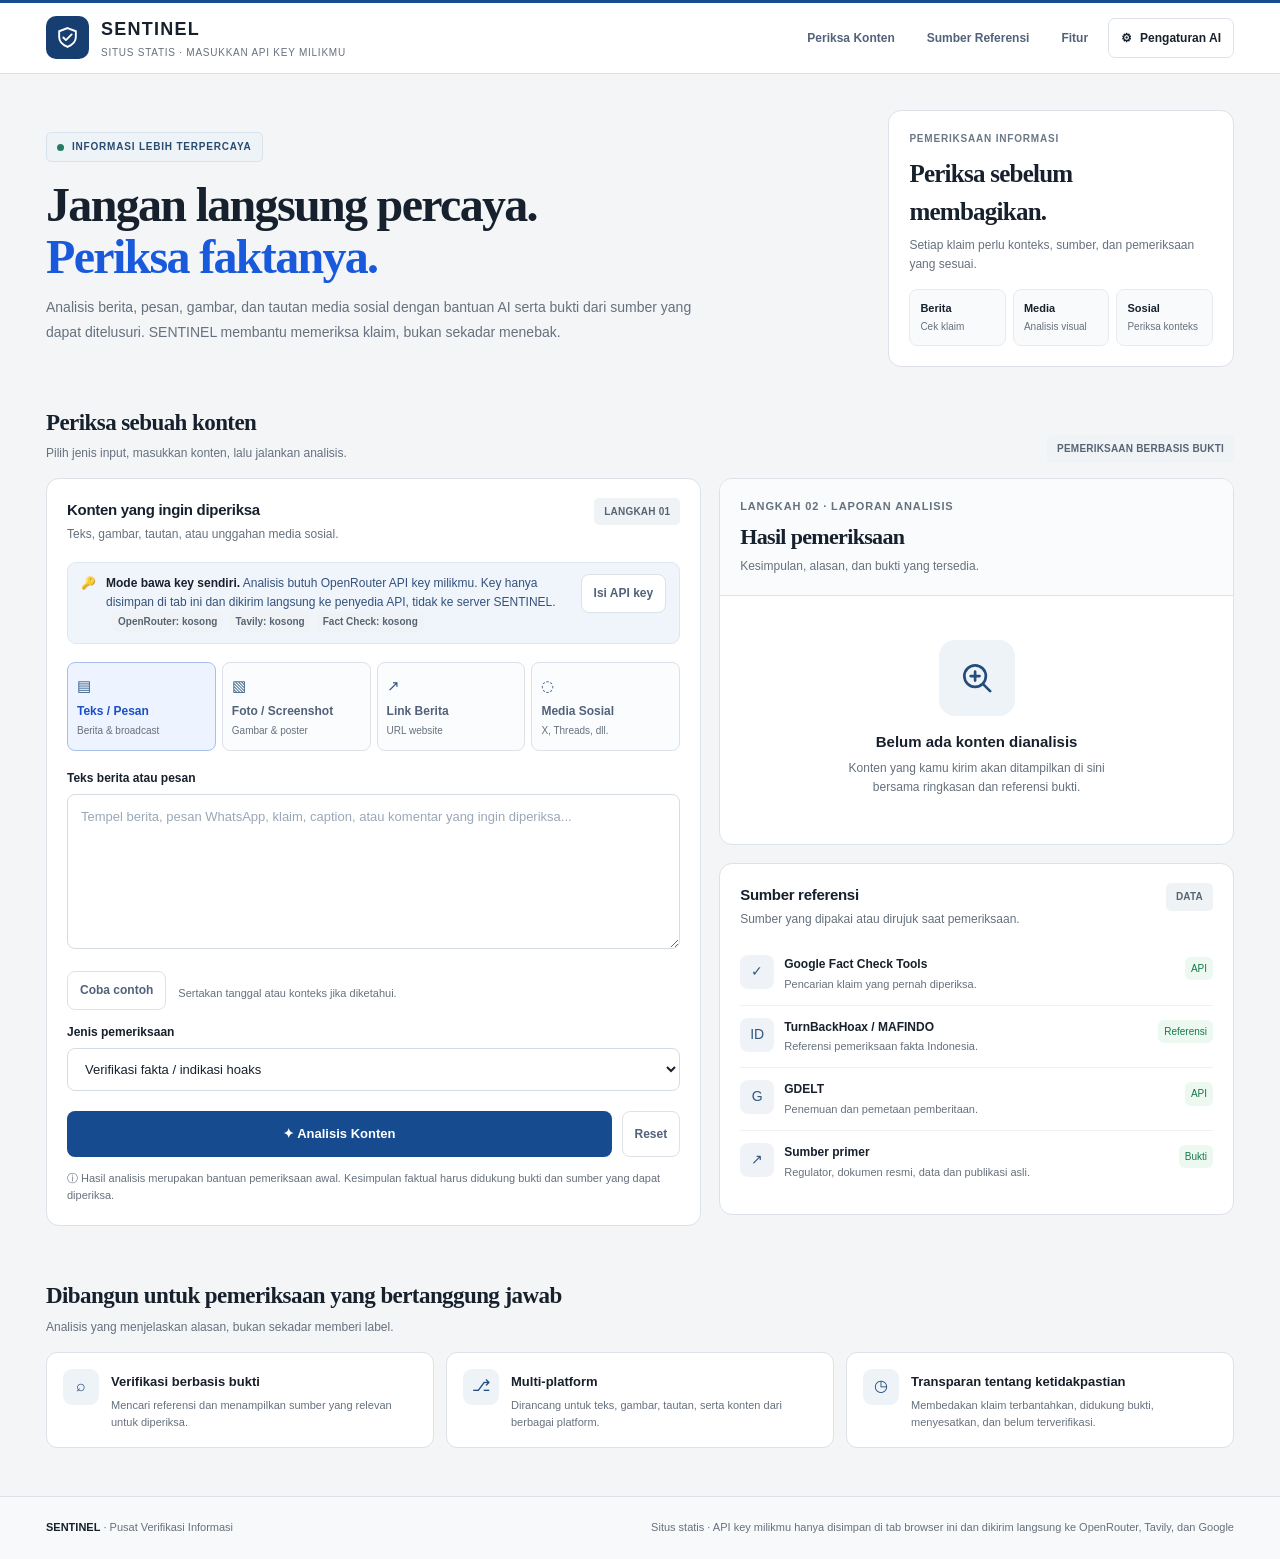
<file: index.html>
<!DOCTYPE html>
<html lang="id">
<head>
<meta charset="UTF-8">
<meta name="viewport" content="width=device-width, initial-scale=1.0">
<meta name="theme-color" content="#f6f9ff">
<meta http-equiv="Content-Security-Policy" content="default-src 'self'; script-src 'self'; style-src 'self' 'unsafe-inline'; img-src 'self' data: blob:; media-src 'self' blob:; connect-src https://openrouter.ai https://api.tavily.com https://factchecktools.googleapis.com; object-src 'none'; base-uri 'none'; form-action 'none'">
<meta name="referrer" content="strict-origin-when-cross-origin">
<meta name="description" content="SENTINEL membantu memeriksa berita, pesan, gambar, dan tautan dengan AI dan sumber yang dapat ditelusuri.">
<title>SENTINEL — Verifikasi Informasi</title>
<link rel="icon" href="assets/favicon.svg" type="image/svg+xml">
<link rel="stylesheet" href="assets/sentinel.css">
</head>
<body>
<div class="topline"></div>
<header>
  <div class="shell nav">
    <div class="brand">
      <div class="logo" aria-hidden="true">
        <svg width="25" height="25" viewBox="0 0 24 24" fill="none"><path d="M12 3 20 6v5.5c0 4.5-3.1 7.5-8 9.5-4.9-2-8-5-8-9.5V6l8-3Z" stroke="white" stroke-width="1.8"/><path d="m8 12 2.5 2.5L16 9" stroke="white" stroke-width="1.8" stroke-linecap="round" stroke-linejoin="round"/></svg>
      </div>
      <div><div class="brand-name">SENTINEL</div><div class="brand-sub" id="brandSub">RUANG VERIFIKASI INFORMASI</div></div>
    </div>
    <nav class="navlinks" aria-label="Navigasi utama">
      <a href="#checker">Periksa Konten</a><a href="#sources">Sumber Referensi</a><a href="#features">Fitur</a>
      <button class="settings-btn" id="openSettings"><span>⚙</span> Pengaturan AI</button>
    </nav>
  </div>
</header>

<main class="shell">
  <section class="hero">
    <div>
      <div class="eyebrow"><span class="pulse"></span> INFORMASI LEBIH TERPERCAYA</div>
      <h1>Jangan langsung percaya.<br><span style="color:var(--blue)">Periksa faktanya.</span></h1>
      <p>Analisis berita, pesan, gambar, dan tautan media sosial dengan bantuan AI serta bukti dari sumber yang dapat ditelusuri. SENTINEL membantu memeriksa klaim, bukan sekadar menebak.</p>
    </div>
    <aside class="hero-card">
      <div class="hero-card-title">Pemeriksaan informasi</div>
      <div class="hero-stat">Periksa sebelum membagikan.</div>
      <div class="hero-small">Setiap klaim perlu konteks, sumber, dan pemeriksaan yang sesuai.</div>
      <div class="mini-grid">
        <div class="mini"><b>Berita</b><span>Cek klaim</span></div>
        <div class="mini"><b>Media</b><span>Analisis visual</span></div>
        <div class="mini"><b>Sosial</b><span>Periksa konteks</span></div>
      </div>
    </aside>
  </section>

  <div class="section-head" id="checker">
    <div><h2>Periksa sebuah konten</h2><p>Pilih jenis input, masukkan konten, lalu jalankan analisis.</p></div>
    <span class="pill">PEMERIKSAAN BERBASIS BUKTI</span>
  </div>

  <section class="workspace">
    <div class="card">
      <div class="card-head">
        <div><h3>Konten yang ingin diperiksa</h3><p>Teks, gambar, tautan, atau unggahan media sosial.</p></div>
        <span class="pill">LANGKAH 01</span>
      </div>
      <div class="card-body">
        <div class="byok-banner" id="byokBanner"><span>🔑</span><div><b>Mode bawa key sendiri.</b> Analisis butuh OpenRouter API key milikmu. Key hanya disimpan di tab ini dan dikirim langsung ke penyedia API, tidak ke server SENTINEL. <span id="keyStatus"></span></div><button class="secondary" type="button" id="bannerSettings">Isi API key</button></div>
        <div class="tabs" role="tablist" aria-label="Jenis konten">
          <button class="tab active" data-panel="text" role="tab" aria-selected="true"><span class="tab-icon">▤</span><strong>Teks / Pesan</strong><small>Berita & broadcast</small></button>
          <button class="tab" data-panel="image" role="tab" aria-selected="false"><span class="tab-icon">▧</span><strong>Foto / Screenshot</strong><small>Gambar & poster</small></button>
          <button class="tab" data-panel="url" role="tab" aria-selected="false"><span class="tab-icon">↗</span><strong>Link Berita</strong><small>URL website</small></button>
          <button class="tab" data-panel="social" role="tab" aria-selected="false"><span class="tab-icon">◌</span><strong>Media Sosial</strong><small>X, Threads, dll.</small></button>
        </div>

        <div class="panel active" id="panel-text">
          <label class="label" for="textInput">Teks berita atau pesan</label>
          <textarea id="textInput" placeholder="Tempel berita, pesan WhatsApp, klaim, caption, atau komentar yang ingin diperiksa..."></textarea>
          <div class="options-row"><button class="secondary" id="sampleText">Coba contoh</button><span class="field-note">Sertakan tanggal atau konteks jika diketahui.</span></div>
        </div>

        <div class="panel" id="panel-image">
          <label class="label">Ambil foto langsung atau unggah gambar</label>
          <div class="options-row" style="margin:0 0 12px">
            <button class="primary" type="button" id="startCamera">▣ Buka Kamera</button>
            <button class="secondary" type="button" id="switchCamera" disabled>⇄ Ganti Kamera</button>
            <button class="secondary" type="button" id="stopCamera" disabled>Hentikan</button>
          </div>
          <div class="camera-box" id="cameraBox">
            <div class="camera-stage">
              <video id="cameraVideo" autoplay playsinline muted aria-label="Pratinjau kamera langsung"></video>
              <div class="camera-placeholder" id="cameraPlaceholder">Pratinjau kamera akan muncul di sini.</div>
            </div>
            <div class="camera-controls">
              <select id="cameraFacing" aria-label="Pilih kamera">
                <option value="environment">Kamera belakang</option>
                <option value="user">Kamera depan</option>
              </select>
              <button class="primary" type="button" id="capturePhoto" disabled>● Ambil Foto</button>
            </div>
          </div>
          <div class="camera-hint">Kamera hanya aktif setelah kamu menekan “Buka Kamera” dan memberikan izin browser. Pilihan depan/belakang bergantung pada perangkat.</div>
          <label class="label" style="margin-top:18px">Atau pilih gambar dari perangkat</label>
          <label class="upload" for="imageInput">
            <div class="upicon">📤</div><b>Pilih gambar atau tarik ke sini</b><p>PNG, JPG, WEBP · Screenshot, poster, meme, atau foto berita</p>
            <div id="fileName"></div><img id="preview" class="file-preview" alt="Pratinjau gambar">
          </label>
          <input id="imageInput" type="file" accept="image/png,image/jpeg,image/webp" hidden>
          <label class="label" for="imageContext">Konteks tambahan (opsional)</label>
          <textarea id="imageContext" style="min-height:85px" placeholder="Di mana gambar ini ditemukan? Ada klaim atau tanggal tertentu?"></textarea>
          <div class="field-note">Foto dikirim langsung dari browser ke OpenRouter untuk dianalisis oleh model vision yang dipilih. Tidak semua model mendukung gambar. Format PNG, JPG, atau WEBP, maks. 8 MB.</div>
        </div>

        <div class="panel" id="panel-url">
          <label class="label" for="urlInput">URL artikel atau halaman web</label>
          <input id="urlInput" type="url" placeholder="https://contoh.com/berita/...">
          <label class="label" for="urlContext">Apa yang ingin diperiksa? (opsional)</label>
          <textarea id="urlContext" style="min-height:90px" placeholder="Contoh: periksa klaim angka, tanggal, kutipan, atau kesesuaian judul dengan isi."></textarea>
          <div class="field-note">Isi artikel diambil lewat Tavily Extract (butuh Tavily API key). Jika gagal atau key tidak diisi, tempel teks artikelnya di tab Teks / Pesan.</div>
        </div>

        <div class="panel" id="panel-social">
          <label class="label" for="platform">Platform asal</label>
          <select id="platform">
            <option value="X / Twitter">X / Twitter</option><option value="Threads">Threads</option><option value="TikTok">TikTok</option><option value="Instagram">Instagram</option><option value="Facebook">Facebook</option><option value="YouTube">YouTube</option><option value="Reddit">Reddit</option><option value="Telegram">Telegram</option><option value="WhatsApp">WhatsApp</option><option value="Platform lain">Platform lain</option>
          </select>
          <label class="label" for="socialUrl">Tautan posting (opsional)</label>
          <input id="socialUrl" type="url" placeholder="https://...">
          <label class="label" for="socialText">Caption, teks posting, atau transkrip</label>
          <textarea id="socialText" placeholder="Tempel isi posting, komentar, caption, atau transkrip video di sini..."></textarea>
          <div class="field-note">SENTINEL tidak otomatis memperoleh akses ke semua konten platform. API dan izin platform tetap berlaku.</div>
        </div>

        <label class="label" for="analysisType">Jenis pemeriksaan</label>
        <select id="analysisType">
          <option value="fact">Verifikasi fakta / indikasi hoaks</option>
          <option value="misleading">Kesesuaian konteks dan informasi menyesatkan</option>
          <option value="hate">Ujaran kebencian dan konten berbahaya</option>
          <option value="media">Indikasi manipulasi gambar / media</option>
          <option value="all">Pemeriksaan menyeluruh</option>
        </select>
        <div class="run-row">
          <button class="primary" id="analyzeBtn">✦ Analisis Konten</button>
          <button class="secondary" id="clearBtn">Reset</button>
        </div>
        <div class="status-note">ⓘ Hasil analisis merupakan bantuan pemeriksaan awal. Kesimpulan faktual harus didukung bukti dan sumber yang dapat diperiksa.</div>
      </div>
    </div>

    <aside class="side-stack">
      <div class="card result-card" aria-live="polite">
        <div class="result-top">
          <div class="result-label">LANGKAH 02 · LAPORAN ANALISIS</div>
          <div class="result-title">Hasil pemeriksaan</div>
          <div class="result-sub">Kesimpulan, alasan, dan bukti yang tersedia.</div>
        </div>
        <div class="result-body">
          <div class="empty-state" id="emptyState">
            <div class="empty-illustration">
              <svg width="38" height="38" viewBox="0 0 24 24" fill="none"><circle cx="10.8" cy="10.8" r="6.8" stroke="currentColor" stroke-width="1.7"/><path d="m16 16 4.3 4.3M8 10.8h5.6M10.8 8v5.6" stroke="currentColor" stroke-width="1.7" stroke-linecap="round"/></svg>
            </div>
            <h4>Belum ada konten dianalisis</h4><p>Konten yang kamu kirim akan ditampilkan di sini bersama ringkasan dan referensi bukti.</p>
          </div>
          <div class="result-content" id="resultContent">
            <span class="verdict unknown" id="verdict">◷ Belum terverifikasi</span>
            <p class="result-summary" id="summary"></p>
            <div class="result-section"><h4>Indikator yang ditemukan</h4><div id="indicators"></div></div>
            <div class="result-section"><h4>Sumber dan bukti</h4><div id="evidence"></div></div>
            <div class="confidence"><span>Status pemeriksaan</span><strong id="confidence">Demo / belum diverifikasi</strong></div>
            <div class="notice">Jangan menyimpulkan sebuah klaim benar atau salah hanya dari jumlah unggahan. Periksa bukti primer, konteks, dan tanggal sumber.</div>
          </div>
        </div>
      </div>

      <div class="card sources-card" id="sources">
        <div class="card-head"><div><h3>Sumber referensi</h3><p>Sumber yang dipakai atau dirujuk saat pemeriksaan.</p></div><span class="pill">DATA</span></div>
        <div class="card-body">
          <div class="source-row"><div class="source-icon">✓</div><div><b>Google Fact Check Tools</b><span>Pencarian klaim yang pernah diperiksa.</span></div><span class="source-status">API</span></div>
          <div class="source-row"><div class="source-icon">ID</div><div><b>TurnBackHoax / MAFINDO</b><span>Referensi pemeriksaan fakta Indonesia.</span></div><span class="source-status">Referensi</span></div>
          <div class="source-row"><div class="source-icon">G</div><div><b>GDELT</b><span>Penemuan dan pemetaan pemberitaan.</span></div><span class="source-status">API</span></div>
          <div class="source-row"><div class="source-icon">↗</div><div><b>Sumber primer</b><span>Regulator, dokumen resmi, data dan publikasi asli.</span></div><span class="source-status">Bukti</span></div>
        </div>
      </div>
    </aside>
  </section>

  <div class="section-head" id="features"><div><h2>Dibangun untuk pemeriksaan yang bertanggung jawab</h2><p>Analisis yang menjelaskan alasan, bukan sekadar memberi label.</p></div></div>
  <section class="feature-grid">
    <div class="feature"><div class="feature-icon">⌕</div><div><b>Verifikasi berbasis bukti</b><p>Mencari referensi dan menampilkan sumber yang relevan untuk diperiksa.</p></div></div>
    <div class="feature"><div class="feature-icon">⎇</div><div><b>Multi-platform</b><p>Dirancang untuk teks, gambar, tautan, serta konten dari berbagai platform.</p></div></div>
    <div class="feature"><div class="feature-icon">◷</div><div><b>Transparan tentang ketidakpastian</b><p>Membedakan klaim terbantahkan, didukung bukti, menyesatkan, dan belum terverifikasi.</p></div></div>
  </section>
</main>

<footer><div class="shell footer-inner"><div><b style="color:var(--ink)">SENTINEL</b> · Pusat Verifikasi Informasi</div><div>Situs statis · API key milikmu hanya disimpan di tab browser ini dan dikirim langsung ke OpenRouter, Tavily, dan Google</div></div></footer>

<div class="modal-backdrop" id="settingsModal" role="dialog" aria-modal="true" aria-labelledby="settingsTitle">
  <div class="modal">
    <div class="modal-head"><div><h3 id="settingsTitle">Pengaturan AI</h3><div class="field-note">Atur penyedia LLM dan strategi pencarian bukti.</div></div><button class="close" id="closeSettings" aria-label="Tutup">×</button></div>
    <div class="modal-body">
      <div class="form-grid">
        <div class="span2"><label class="label" for="provider">Penyedia LLM</label><select id="provider"><option value="openrouter">OpenRouter</option></select></div>
        <div class="span2"><label class="label" for="apiKey">OpenRouter API Key</label><input type="password" id="apiKey" placeholder="sk-or-v1-..."><div class="field-note">Wajib. Gunakan key milikmu sendiri. Key hanya dikirim langsung ke openrouter.ai.</div></div>
        <div class="span2"><label class="label" for="model">Model LLM</label><div style="display:flex;gap:8px;align-items:center"><select id="model" style="flex:1">
          <option value="openai/gpt-4.1-mini">OpenAI GPT-4.1 Mini</option>
          <option value="anthropic/claude-sonnet-4.5">Anthropic Claude Sonnet 4.5</option>
          <option value="google/gemini-2.5-flash">Google Gemini 2.5 Flash</option>
          <option value="meta-llama/llama-4-scout">Meta Llama 4 Scout</option>
          <option value="custom">Model lain (isi ID model)</option>
        </select><button type="button" class="secondary" id="refreshModels" style="white-space:nowrap">Muat model</button></div><div class="field-note">Daftar dapat diperbarui dari katalog model OpenRouter.</div></div>
        <div class="span2" id="customModelWrap" style="display:none"><label class="label" for="customModel">ID model OpenRouter</label><input type="text" id="customModel" placeholder="provider/nama-model"></div>
        <div class="span2"><label class="label" for="tavilyKey">Tavily Search API Key (opsional)</label><input type="password" id="tavilyKey" placeholder="tvly-..."><div class="field-note">Dipakai untuk mencari sumber pembanding dan mengambil isi artikel dari URL. Hanya dikirim ke api.tavily.com.</div></div>
        <div class="span2"><label class="label" for="factCheckKey">Google Fact Check API Key (opsional)</label><input type="password" id="factCheckKey" placeholder="Masukkan Google API key"><div class="field-note">Dipakai untuk mencari klaim yang pernah diperiksa. Aktifkan Fact Check Tools API di Google Cloud. Hanya dikirim ke factchecktools.googleapis.com.</div></div>
        <div class="span2"><label class="label" for="searchMode">Strategi pencarian bukti</label><select id="searchMode"><option value="hybrid">Hybrid: web search + database referensi</option><option value="web">Web search saja (Tavily)</option><option value="database">Database fact-check saja (Google)</option></select></div>
        <div><label class="label" for="modelMode">Pemilihan model</label><select id="modelMode"><option value="manual">Manual · gunakan model terpilih</option><option value="auto" disabled>Otomatis · belum tersedia</option></select></div>
        <div><label class="label" for="temperature">Kreativitas model</label><select id="temperature"><option value="0.1">Rendah · 0.1</option><option value="0.3" selected>Seimbang · 0.3</option><option value="0.7">Tinggi · 0.7</option></select></div>
      </div>
      <div class="helper"><b>Bawa key sendiri (BYOK):</b> SENTINEL adalah situs statis tanpa server. Browser kamu memanggil OpenRouter, Tavily, dan Google Fact Check secara langsung, dan biaya pemakaian API ditanggung akun milikmu. Key disimpan di <b>sessionStorage</b> tab ini saja: hilang saat tab ditutup, tidak pernah dikirim ke tempat lain, dan bisa dihapus kapan saja dengan tombol di bawah.</div>
      <div class="run-row"><button class="primary" id="saveSettings">Simpan pengaturan</button><button class="secondary" id="clearKeys">Hapus key dari browser</button><button class="secondary" id="cancelSettings">Batal</button></div>
    </div>
  </div>
</div>
<div class="toast" id="toast" role="status"></div>
<script src="assets/sentinel.js"></script>
</body>
</html>
</file>
<file: assets/sentinel.css>
:root{
  --bg:#f5f8fc;--surface:#fff;--surface2:#f8fbff;--ink:#17243b;--muted:#65748b;
  --line:#e1e8f2;--blue:#245de8;--blue2:#eaf1ff;--teal:#087f8c;--teal-bg:#e6f8f7;
  --red:#c2414b;--red-bg:#fff0f0;--amber:#946200;--amber-bg:#fff7df;--green:#16794a;--green-bg:#e8f8ef;
  --shadow:0 8px 30px rgba(25,52,95,.06);--radius:18px;
}
*{box-sizing:border-box}
body{margin:0;background:var(--bg);color:var(--ink);font-family:Inter,ui-sans-serif,system-ui,-apple-system,"Segoe UI",sans-serif;line-height:1.5}
button,input,textarea,select{font:inherit}
button{cursor:pointer}
a{color:var(--blue);text-decoration:none}
.topline{height:5px;background:linear-gradient(90deg,#245de8 0%,#2bb7b0 58%,#f5b942 100%)}
.shell{max-width:1240px;margin:auto;padding:0 26px}
header{background:rgba(255,255,255,.92);border-bottom:1px solid var(--line);position:sticky;top:0;z-index:20;backdrop-filter:blur(14px)}
.nav{height:76px;display:flex;align-items:center;justify-content:space-between;gap:22px}
.brand{display:flex;align-items:center;gap:12px;min-width:220px}
.logo{width:43px;height:43px;border-radius:13px;background:linear-gradient(145deg,#245de8,#148caa);display:grid;place-items:center;color:#fff;box-shadow:0 6px 14px #245de82b}
.brand-name{font-size:20px;font-weight:850;letter-spacing:.09em}
.brand-sub{font-size:11px;color:var(--muted);margin-top:1px}
.navlinks{display:flex;align-items:center;gap:8px}
.navlinks a,.navlinks button{border:0;background:transparent;color:#52627a;padding:10px 12px;border-radius:10px;font-size:13px;font-weight:650}
.navlinks a:hover,.navlinks button:hover{background:#f1f5fb;color:var(--blue)}
.settings-btn{display:flex;align-items:center;gap:8px;border:1px solid var(--line)!important;background:#fff!important;color:var(--ink)!important}
.hero{padding:43px 0 28px;display:grid;grid-template-columns:1.3fr .7fr;gap:28px;align-items:center}
.eyebrow{display:inline-flex;gap:8px;align-items:center;background:#e9f7f6;color:#087f8c;border:1px solid #c9eeea;padding:6px 10px;border-radius:999px;font-size:11px;font-weight:800;letter-spacing:.06em;text-transform:uppercase}
.pulse{width:7px;height:7px;background:#16a085;border-radius:50%}
h1{font-size:clamp(32px,4vw,48px);letter-spacing:-.045em;line-height:1.08;margin:17px 0 13px;max-width:690px}
.hero p{color:var(--muted);font-size:15px;max-width:690px;margin:0}
.hero-card{background:linear-gradient(145deg,#fff,#edf4ff);border:1px solid #dce7fb;border-radius:22px;padding:22px;box-shadow:var(--shadow);position:relative;overflow:hidden}
.hero-card:after{content:"";position:absolute;width:160px;height:160px;border-radius:50%;background:#dceaff;right:-65px;top:-75px}
.hero-card>*{position:relative;z-index:1}
.hero-card-title{font-size:12px;text-transform:uppercase;letter-spacing:.08em;font-weight:800;color:#63758f}
.hero-stat{font-size:26px;font-weight:850;letter-spacing:-.03em;margin:8px 0 4px}
.hero-small{font-size:12px;color:var(--muted)}
.mini-grid{display:grid;grid-template-columns:repeat(3,1fr);gap:8px;margin-top:19px}
.mini{background:#fff;border:1px solid #e1e9f6;border-radius:12px;padding:11px 9px}
.mini b{display:block;font-size:12px}.mini span{display:block;color:var(--muted);font-size:10px;margin-top:2px}
.section-head{display:flex;align-items:end;justify-content:space-between;gap:15px;margin:10px 0 16px}
.section-head h2{margin:0;font-size:21px;letter-spacing:-.025em}
.section-head p{margin:4px 0 0;color:var(--muted);font-size:13px}
.pill{font-size:11px;border-radius:999px;background:#edf2fa;color:#566680;padding:6px 10px;font-weight:700;white-space:nowrap}
.workspace{display:grid;grid-template-columns:minmax(0,1.15fr) minmax(330px,.85fr);gap:20px;align-items:start;padding-bottom:44px}
.card{background:var(--surface);border:1px solid var(--line);border-radius:var(--radius);box-shadow:var(--shadow)}
.card-head{padding:21px 22px 0;display:flex;justify-content:space-between;align-items:flex-start;gap:12px}
.card-head h3{margin:0;font-size:16px;letter-spacing:-.02em}
.card-head p{margin:4px 0 0;color:var(--muted);font-size:12px}
.card-body{padding:20px 22px 22px}
.tabs{display:grid;grid-template-columns:repeat(4,1fr);gap:7px;margin-bottom:18px}
.tab{border:1px solid var(--line);background:#fff;border-radius:12px;padding:12px 8px;text-align:left;color:#52627a;transition:.15s}
.tab .tab-icon{display:block;font-size:19px;margin-bottom:6px}
.tab strong{display:block;font-size:12px;color:inherit}
.tab small{display:block;font-size:10px;color:var(--muted);margin-top:2px}
.tab.active{background:var(--blue2);border-color:#a9c2ff;color:#1c4fc7;box-shadow:inset 0 0 0 1px #d4e1ff}
.panel{display:none}.panel.active{display:block}
.label{display:block;font-size:12px;font-weight:750;margin:13px 0 7px}
textarea,input[type=text],input[type=password],input[type=url],select{width:100%;border:1px solid #d9e2ee;background:#fbfdff;border-radius:11px;padding:12px 13px;color:var(--ink);outline:none;transition:.15s}
textarea{min-height:145px;resize:vertical}
textarea:focus,input:focus,select:focus{border-color:#7da3ff;box-shadow:0 0 0 3px #245de815}
textarea::placeholder,input::placeholder{color:#9aa7b9}
.field-note{font-size:11px;color:var(--muted);margin-top:6px}
.upload{display:block;width:100%;box-sizing:border-box;border:1.5px dashed #b8c8df;background:#f9fbff;border-radius:13px;padding:23px 15px;text-align:center;cursor:pointer}
.upload:hover,.upload.dragover{border-color:var(--blue);background:#f2f6ff}
.upload .upicon{font-size:25px}.upload p{margin:6px 0 0;font-size:12px;color:var(--muted)}
#fileName{font-weight:750;color:var(--blue);font-size:12px}
.file-preview{display:none;max-width:100%;max-height:220px;margin:14px auto 0;border-radius:10px}
.options-row{display:flex;gap:12px;align-items:center;flex-wrap:wrap;margin-top:14px}
.checkline{display:flex;align-items:center;gap:8px;color:var(--muted);font-size:12px}
.checkline input{accent-color:var(--blue)}
.primary{border:0;background:linear-gradient(100deg,#245de8,#267fce);color:white;border-radius:11px;padding:13px 17px;font-weight:800;font-size:13px;box-shadow:0 6px 14px #245de826}
.primary:hover{filter:brightness(1.05);transform:translateY(-1px)}
.primary:disabled{opacity:.6;cursor:wait;transform:none}
.secondary{border:1px solid var(--line);background:white;border-radius:10px;padding:9px 12px;color:#52627a;font-size:12px;font-weight:700}
.run-row{display:flex;gap:10px;margin-top:20px}.run-row .primary{flex:1}
.status-note{margin-top:13px;font-size:11px;color:var(--muted);display:flex;gap:7px;align-items:flex-start}
.status-note svg{flex-shrink:0;margin-top:2px}
.result-card{position:sticky;top:98px;overflow:hidden}
.result-top{padding:21px 22px;border-bottom:1px solid var(--line);background:linear-gradient(110deg,#fff,#f6f9ff)}
.result-label{font-size:11px;text-transform:uppercase;letter-spacing:.08em;color:var(--muted);font-weight:800}
.result-title{font-size:20px;letter-spacing:-.03em;margin:5px 0 3px;font-weight:850}
.result-sub{font-size:12px;color:var(--muted)}
.result-body{padding:20px 22px}
.empty-state{text-align:center;padding:26px 8px 30px}
.empty-illustration{width:76px;height:76px;border-radius:24px;background:#edf3ff;color:#245de8;display:grid;place-items:center;margin:0 auto 14px}
.empty-state h4{margin:0 0 6px;font-size:15px}.empty-state p{font-size:12px;color:var(--muted);margin:0 auto;max-width:280px}
.result-content{display:none}
.verdict{display:inline-flex;align-items:center;gap:7px;padding:7px 10px;border-radius:9px;font-size:12px;font-weight:850}
.verdict.unknown{background:var(--amber-bg);color:var(--amber)}
.verdict.supported{background:var(--green-bg);color:var(--green)}
.verdict.refuted{background:var(--red-bg);color:var(--red)}
.verdict.misleading{background:#fff0e6;color:#a94d0b}
.result-summary{font-size:13px;margin:13px 0;color:#40516a}
.result-section{border-top:1px solid var(--line);padding:15px 0 0;margin-top:15px}
.result-section h4{margin:0 0 9px;font-size:12px}
.evidence-item{border:1px solid var(--line);border-radius:11px;padding:11px;margin:8px 0}
.evidence-item b{font-size:12px;display:block}.evidence-item p{font-size:11px;color:var(--muted);margin:4px 0 0}
.confidence{display:flex;align-items:center;justify-content:space-between;font-size:11px;color:var(--muted);margin-top:14px}
.confidence strong{color:var(--ink)}
.notice{padding:11px 12px;border-radius:10px;background:#fff8e7;color:#785500;font-size:11px;line-height:1.55;margin-top:15px}
.side-stack{display:grid;gap:18px}
.sources-card .card-body{padding-top:14px}
.source-row{display:flex;gap:10px;align-items:flex-start;padding:11px 0;border-bottom:1px solid #edf1f6}
.source-row:last-child{border-bottom:0}
.source-icon{width:34px;height:34px;flex-shrink:0;border-radius:10px;background:#eff4ff;display:grid;place-items:center;color:#315ed0;font-size:14px}
.source-row b{font-size:12px;display:block}.source-row span{font-size:11px;color:var(--muted);display:block;margin-top:2px}
.source-status{margin-left:auto;font-size:10px!important;background:#edf8f1;color:#16794a!important;padding:4px 6px;border-radius:6px;white-space:nowrap}
.feature-grid{display:grid;grid-template-columns:repeat(3,1fr);gap:14px;padding-bottom:48px}
.feature{background:#fff;border:1px solid var(--line);border-radius:15px;padding:17px;display:flex;gap:12px;align-items:flex-start}
.feature-icon{width:36px;height:36px;border-radius:11px;background:#eff4ff;color:#245de8;display:grid;place-items:center;flex-shrink:0}
.feature b{font-size:13px}.feature p{font-size:11px;color:var(--muted);margin:4px 0 0}
footer{background:#fff;border-top:1px solid var(--line);padding:22px 0;color:var(--muted);font-size:11px}
.footer-inner{display:flex;justify-content:space-between;gap:16px;flex-wrap:wrap}
.modal-backdrop{position:fixed;inset:0;background:#13233b75;z-index:100;display:none;align-items:center;justify-content:center;padding:20px}
.modal-backdrop.show{display:flex}
.modal{background:#fff;border-radius:20px;width:min(600px,100%);max-height:90vh;overflow:auto;box-shadow:0 24px 80px #0d234333}
.modal-head{padding:21px 23px;border-bottom:1px solid var(--line);display:flex;align-items:center;justify-content:space-between}
.modal-head h3{margin:0;font-size:18px}.close{border:0;background:#f1f4f9;width:34px;height:34px;border-radius:10px;font-size:18px}
.modal-body{padding:22px}.form-grid{display:grid;grid-template-columns:1fr 1fr;gap:15px}.span2{grid-column:1/-1}
.helper{background:#eef5ff;border:1px solid #d7e6ff;color:#34517d;padding:12px;border-radius:11px;font-size:11px;line-height:1.6;margin:15px 0}
.toast{position:fixed;bottom:22px;right:22px;background:#152641;color:#fff;padding:12px 16px;border-radius:12px;box-shadow:var(--shadow);font-size:12px;display:none;z-index:150;max-width:340px}
.toast.show{display:block}

.camera-box{display:none;margin-top:14px;border:1px solid #d9e2ee;border-radius:14px;overflow:hidden;background:#101827}
.camera-box.open{display:block}
.camera-stage{position:relative;background:#101827;min-height:180px;display:grid;place-items:center}
.camera-stage video{display:block;width:100%;max-height:390px;object-fit:contain;background:#101827}
.camera-stage .camera-placeholder{color:#d6dfec;font-size:12px;padding:24px;text-align:center}
.camera-controls{display:flex;gap:8px;flex-wrap:wrap;padding:11px;background:#fff;border-top:1px solid var(--line)}
.camera-controls select{flex:1;min-width:145px;padding:9px}
.camera-controls button{flex:0 0 auto}
.camera-hint{font-size:11px;color:var(--muted);margin-top:7px;line-height:1.5}

@media(max-width:900px){.hero{grid-template-columns:1fr}.hero-card{max-width:520px}.workspace{grid-template-columns:1fr}.result-card{position:static}.feature-grid{grid-template-columns:1fr}.navlinks a{display:none}}
@media(max-width:580px){.shell{padding:0 15px}.nav{height:66px}.brand{min-width:0}.brand-name{font-size:17px}.brand-sub{display:none}.settings-btn span{display:none}.hero{padding-top:30px}.hero-card{padding:17px}.mini-grid{grid-template-columns:repeat(3,1fr)}.tabs{grid-template-columns:repeat(2,1fr)}.card-head,.card-body,.result-top,.result-body{padding-left:16px;padding-right:16px}.form-grid{grid-template-columns:1fr}.span2{grid-column:auto}.section-head{align-items:flex-start;flex-direction:column}}

/* Editorial refinement: quieter hierarchy, restrained color, and more deliberate spacing */
:root{
 --bg:#f3f5f7;--surface:#fff;--surface2:#f8f9fb;--ink:#17212d;--muted:#66717e;
 --line:#dce2e8;--blue:#185adb;--blue2:#edf3ff;--teal:#087f78;
 --red:#b93838;--amber:#875b08;--green:#176b45;--shadow:0 2px 9px rgba(22,36,54,.035);--radius:13px;
}
body{font-family:Inter,"Segoe UI",Arial,sans-serif;line-height:1.55}
.topline{height:3px;background:#1b4c91}
header{background:rgba(255,255,255,.97);backdrop-filter:blur(8px)}
.nav{height:70px}
.logo{border-radius:10px;background:#173e70;box-shadow:none}
.brand-name{letter-spacing:.07em;font-size:18px}
.brand-sub{letter-spacing:.075em;font-size:10px}
.navlinks a,.navlinks button{font-size:12px;border-radius:7px}
.hero{padding:36px 0 30px;grid-template-columns:minmax(0,1.4fr) minmax(280px,.6fr);gap:36px}
.eyebrow{background:#eef3f8;color:#294b70;border:1px solid #d9e3ee;border-radius:5px;letter-spacing:.08em;font-size:10px}
.pulse{background:#267c61}
h1{font-family:Georgia,"Times New Roman",serif;font-size:clamp(34px,4.1vw,48px);font-weight:700;letter-spacing:-.035em;line-height:1.08}
.hero p{font-size:14px;line-height:1.75;max-width:650px}
.hero-card{border-radius:13px;background:#fff;border:1px solid var(--line);box-shadow:none;padding:20px}
.hero-card:after{display:none}
.hero-card-title{color:#6a7786;font-size:10px}
.hero-stat{font-family:Georgia,"Times New Roman",serif;font-size:25px;font-weight:700}
.mini-grid{gap:7px;margin-top:16px}
.mini{border-radius:8px;background:#f8fafc;padding:10px;border-color:#e6ebf0}
.mini b{font-size:11px}
.section-head{margin:8px 0 15px}
.section-head h2{font-family:Georgia,"Times New Roman",serif;font-size:23px;font-weight:700}
.section-head p{font-size:12px}
.pill{border-radius:5px;background:#f0f3f6;color:#566474;font-size:10px;letter-spacing:.02em}
.workspace{grid-template-columns:minmax(0,1.12fr) minmax(320px,.88fr);gap:18px}
.card{border-radius:13px;box-shadow:none}
.card-head{padding:19px 20px 0}
.card-head h3{font-size:15px}
.card-body{padding:18px 20px 21px}
.tabs{gap:6px}
.tab{border-radius:8px;padding:11px 9px;background:#fbfcfd}
.tab.active{background:#edf3ff;border-color:#a8c0e9;box-shadow:none}
.tab .tab-icon{font-size:15px;margin-bottom:5px;color:#315a87}
textarea,input[type=text],input[type=password],input[type=url],select{border-radius:8px;background:#fff;border-color:#d5dce4;font-size:13px}
textarea{min-height:155px}
.upload{border-radius:9px;background:#fafbfd}
.primary{border-radius:8px;background:#174b8f;box-shadow:none}
.primary:hover{background:#123e78;filter:none;transform:none}
.secondary{border-radius:8px;background:#fff}
.result-card{top:88px}
.result-top{background:#fafbfd;padding:19px 20px}
.result-title{font-family:Georgia,"Times New Roman",serif;font-size:22px}
.result-body{padding:18px 20px}
.empty-illustration{border-radius:16px;background:#eef3f8;color:#254d7b}
.evidence-item{border-radius:8px;background:#fff}
.notice{background:#f7f4ea;color:#69551e;border:1px solid #ece4ca;border-radius:8px}
.source-row{padding:12px 0}
.source-icon{border-radius:8px;background:#eff3f7;color:#31577e}
.feature-grid{gap:12px}
.feature{border-radius:11px;box-shadow:none;padding:16px}
.feature-icon{border-radius:9px;background:#eef3f8;color:#244e7d}
footer{background:#f8f9fb}
.modal{border-radius:13px}
.modal-head{padding:19px 21px}
.modal-body{padding:20px 21px}
.helper{background:#f0f5fb;border-color:#dce7f3;border-radius:8px}
.toast{border-radius:9px}
@media(max-width:900px){.hero{grid-template-columns:1fr;gap:20px}.hero-card{max-width:none}}
@media(max-width:580px){.nav{height:64px}.hero{padding-top:25px}.hero-card{padding:16px}.card-head,.card-body,.result-top,.result-body{padding-left:15px;padding-right:15px}}
/* Static / BYOK additions */
.byok-banner{display:flex;gap:10px;align-items:flex-start;background:#f0f5fb;border:1px solid #dce7f3;color:#34517d;border-radius:9px;padding:11px 13px;font-size:12px;line-height:1.6;margin:0 0 18px}
.byok-banner b{color:#17212d}
.byok-banner button{margin-left:auto;flex-shrink:0}
.key-state{display:inline-block;font-size:10px;font-weight:800;border-radius:5px;padding:2px 6px;margin-left:6px;background:#f0f3f6;color:#566474;vertical-align:middle}
.key-state.on{background:#e8f8ef;color:#176b45}
</file>
